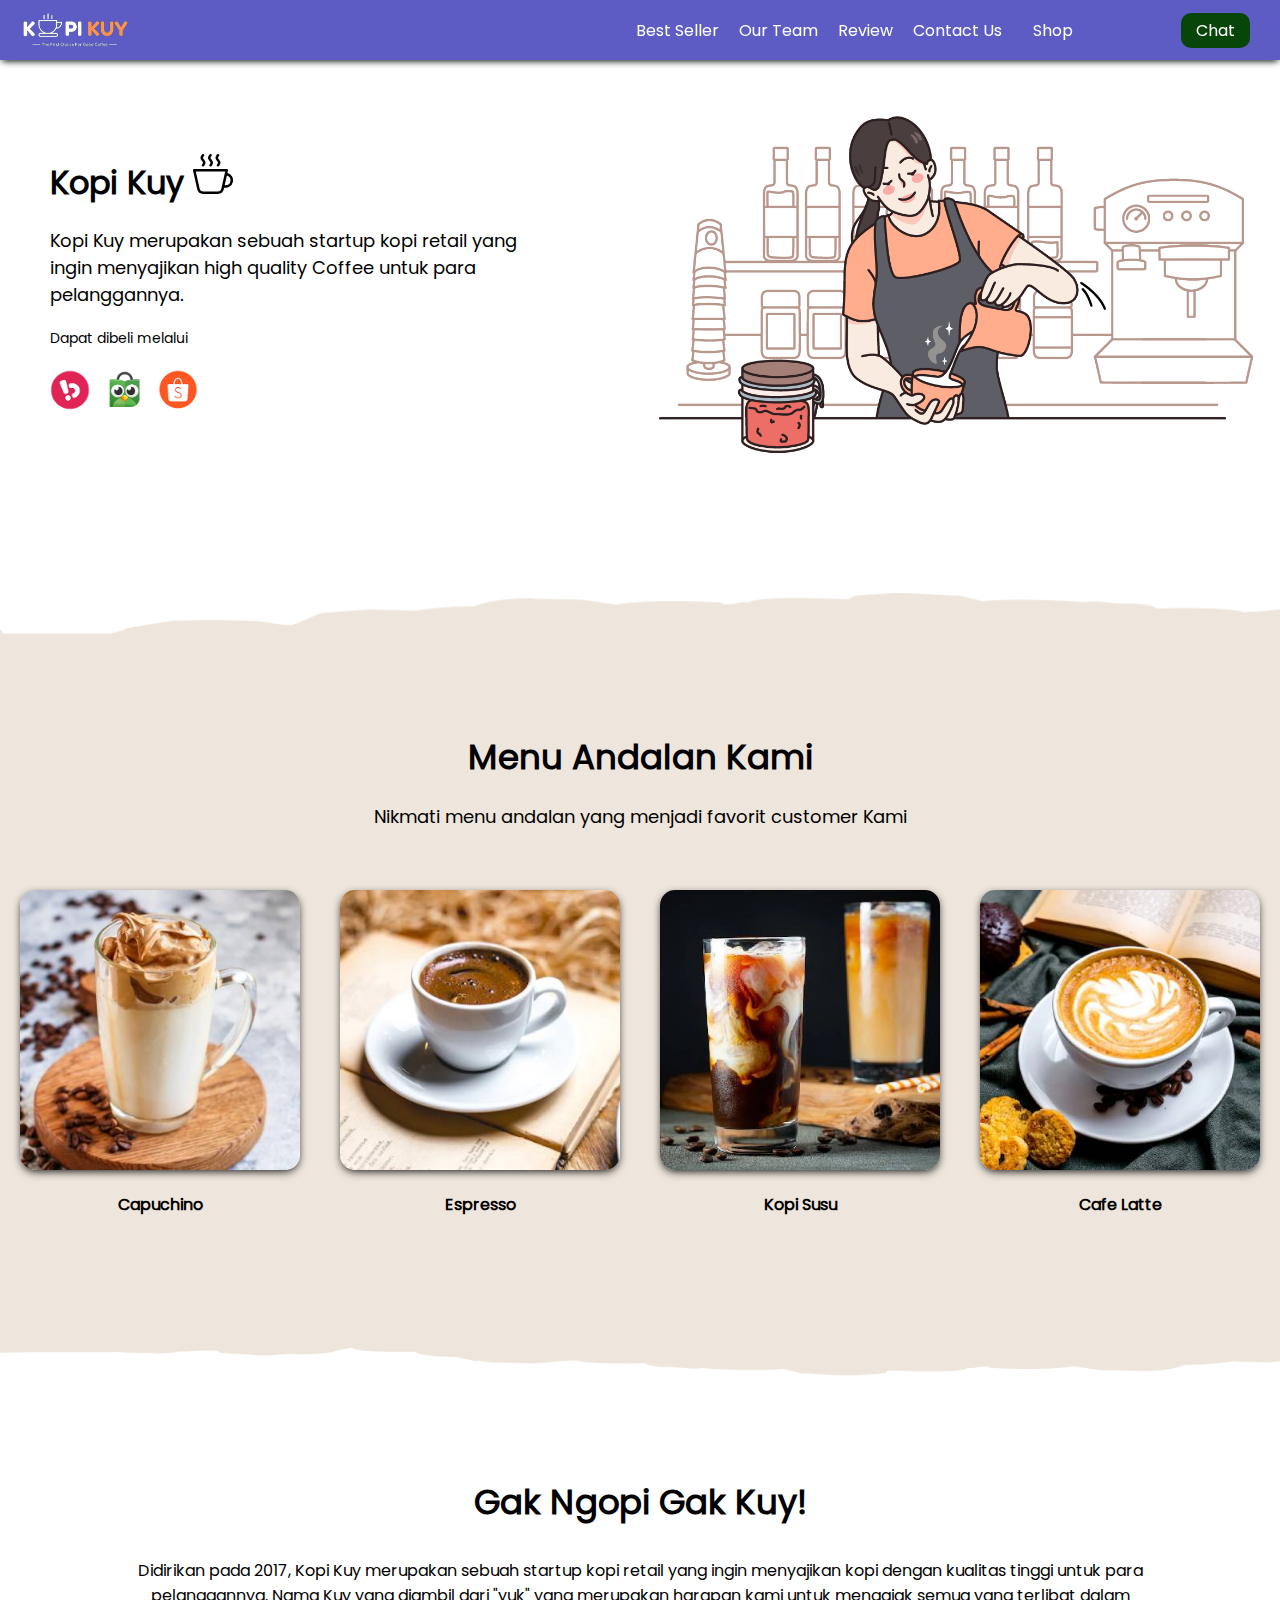
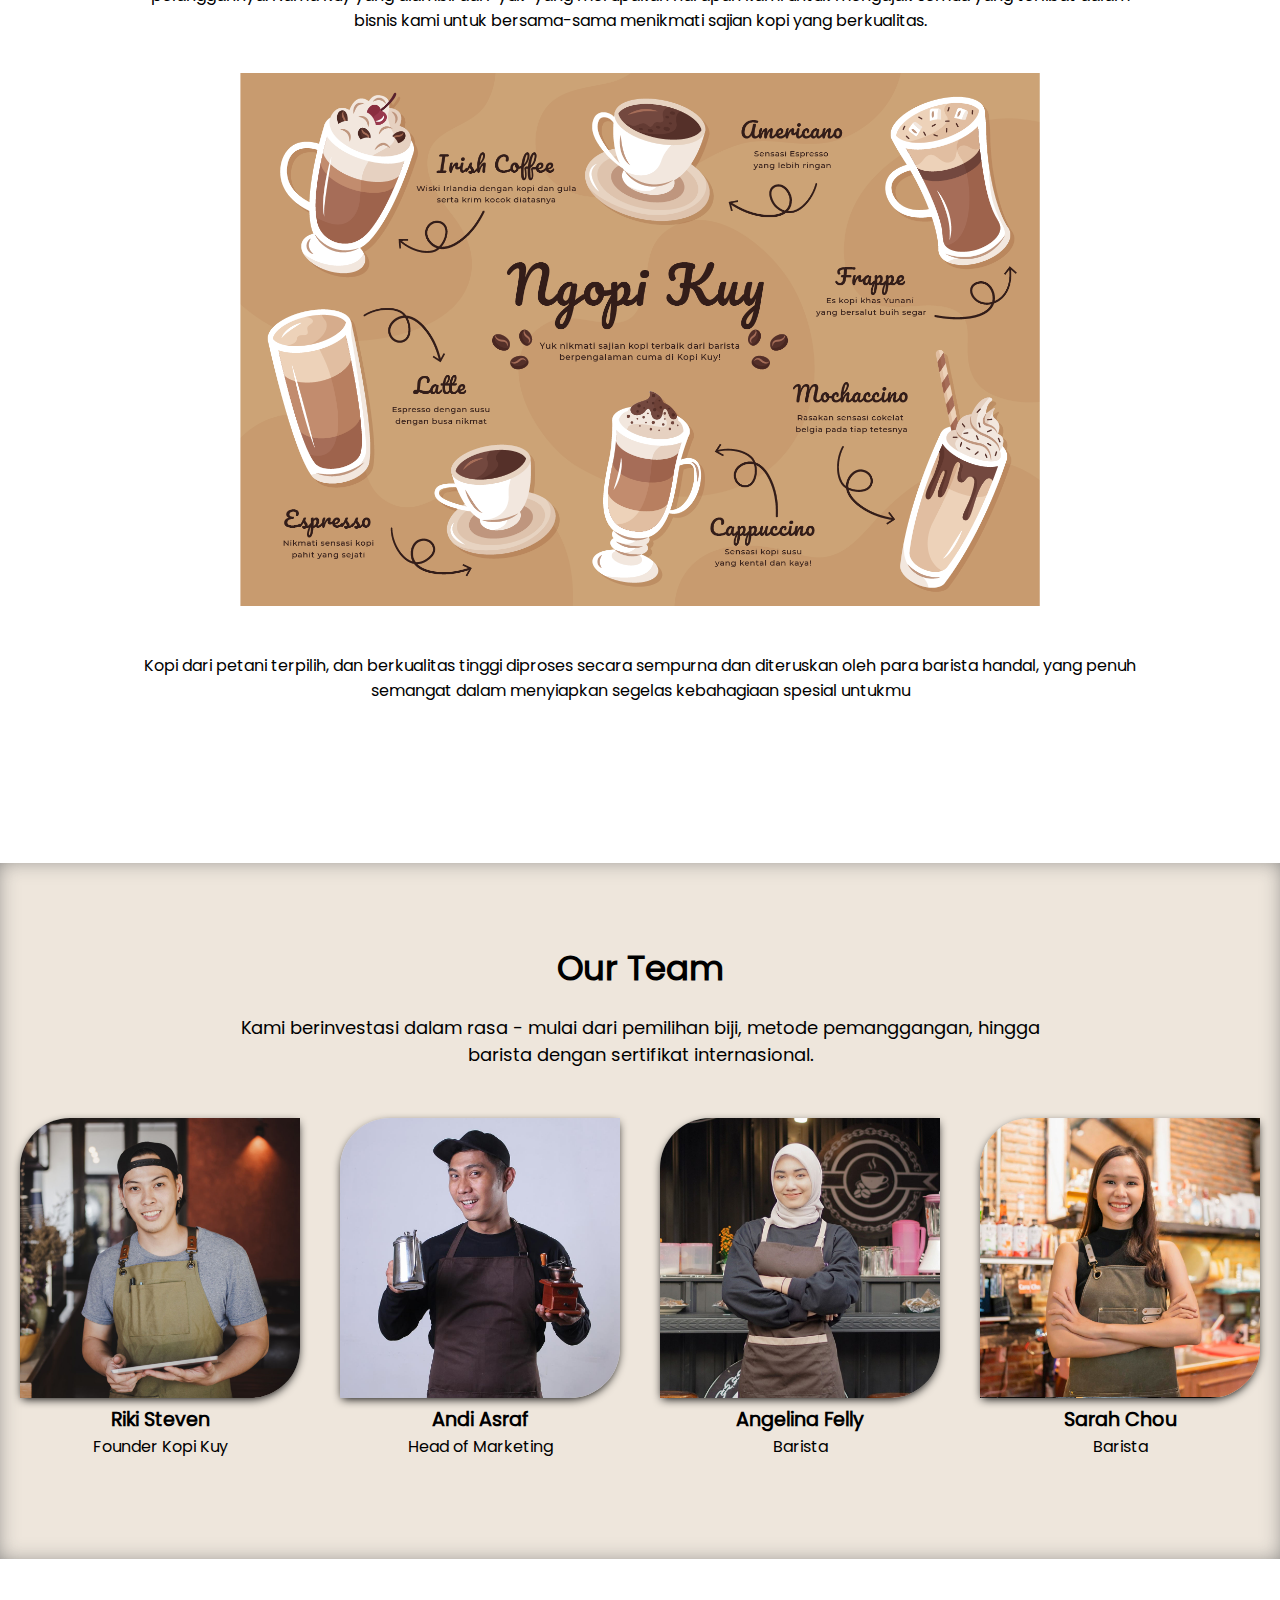
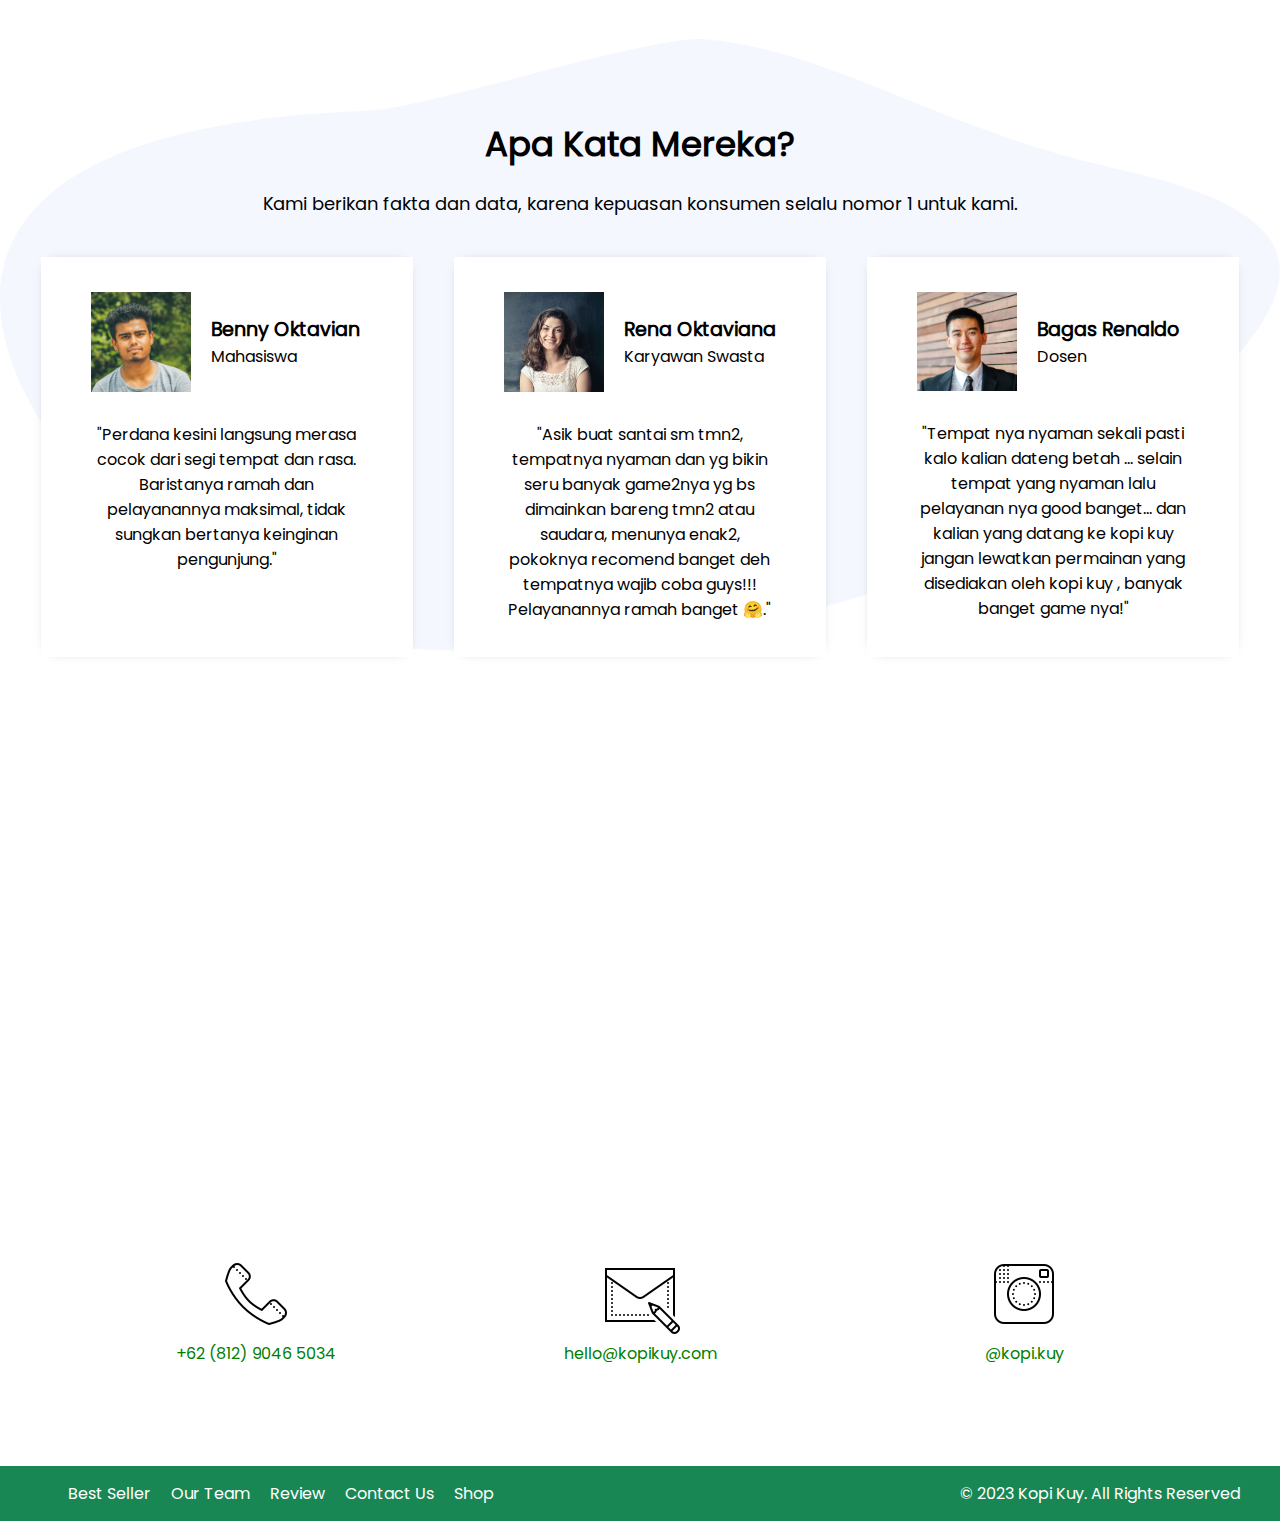
<file: index.html>
<!DOCTYPE html>
<html lang="id">

<head>
    <meta charset="UTF-8">
    <meta http-equiv="X-UA-Compatible" content="IE=edge">
    <meta name="viewport" content="width=device-width, initial-scale=1.0">
    <link rel="shortcut icon" href="images/favicon.ico" type="image/x-icon">
    <title>Website Kopi Kuy</title>
    <link rel="stylesheet" href="css/style.css">
</head>

<body>
    <nav>
        <div class="baris">
            <img class="logo" src="images/logo/logo_kuy.png">
            <div class="navigasi">
                <a href="#best-seller">Best Seller</a>
                <a href="#our-team">Our Team</a>
                <a href="#review">Review</a>
                <a href="#contact-us">Contact Us</a>
            </div>
            <a class="shop" href="produk.html">Shop</a>
            <a class="chat" href="https://wa.me/6289601526100" target="_blank">Chat</a>
        </div>
    </nav>

    <header>
        <div class="baris">
            <div class="col-kiri">
                <h1 class="judul-header">Kopi Kuy <img src="images/icon/icon_kopi.svg"></h1>

                <p class="subjudul-header">Kopi Kuy merupakan sebuah startup kopi retail yang ingin menyajikan high
                    quality Coffee untuk para pelanggannya.</p>
                <p class="dapat-dibeli">Dapat dibeli melalui</p>

                <div class="olshop">
                    <img src="images/logo/logo_bukalapak.png" alt="">
                    <img src="images/logo/logo_tokopedia.png" alt="">
                    <img src="images/logo/logo_shopee.png" alt="">
                </div>
            </div>

            <img class="col-kanan" src="images/header/header1.png">
        </div>
    </header>

    <section id="best-seller" class="best-seller">
        <h2 class="judul-best-seller">Menu Andalan Kami</h2>
        <p class="subjudul-best-seller">Nikmati menu andalan yang menjadi favorit customer Kami</p>

        <div class="baris">
            <div class="col-produk">
                <img src="images/produk/product_capuchino.jpg" alt="">
                <p class="nama-produk">Capuchino</p>
            </div>
            <div class="col-produk">
                <img src="images/produk/product_espresso.jpg" alt="">
                <p class="nama-produk">Espresso</p>
            </div>
            <div class="col-produk">
                <img src="images/produk/product_kopi_susu.jpg" alt="">
                <p class="nama-produk">Kopi Susu</p>
            </div>
            <div class="col-produk">
                <img src="images/produk/product_latte.jpg" alt="">
                <p class="nama-produk">Cafe Latte</p>
            </div>
        </div>
    </section>

    <section id="about-us" class="about-us">
        <h2 class="judul-about-us">Gak Ngopi Gak Kuy!</h2>
        <p class="tentang-about-us">
            Didirikan pada 2017, Kopi Kuy merupakan sebuah startup kopi retail yang ingin menyajikan kopi
            dengan kualitas tinggi
            untuk para pelanggannya. Nama Kuy yang diambil dari "yuk" yang merupakan harapan kami untuk
            mengajak semua yang terlibat dalam bisnis kami untuk bersama-sama menikmati sajian kopi yang
            berkualitas.
        </p>
        <img src="images/aset_kopi_jumbo.png">
        <p class="penjelasan-about-us">
            Kopi dari petani terpilih, dan berkualitas tinggi diproses secara sempurna dan diteruskan
            oleh para barista handal,
            yang penuh semangat dalam menyiapkan segelas kebahagiaan spesial untukmu
        </p>
    </section>

    <section class="our-team" id="our-team">
        <h2 class="judul-team">Our Team</h2>
        <p class="subjudul-team">Kami berinvestasi dalam rasa - mulai dari pemilihan biji, metode pemanggangan,
            hingga barista dengan sertifikat internasional. </p>

        <div class="baris">
            <div class="col-team">
                <img src="images/team/team1.jpg">
                <h3>Riki Steven</h3>
                <p>Founder Kopi Kuy</p>
            </div>
            <div class="col-team">
                <img src="images/team/team2.jpg">
                <h3>Andi Asraf</h3>
                <p>Head of Marketing</p>
            </div>

            <div class="col-team">
                <img src="images/team/team3.jpg">
                <h3>Angelina Felly</h3>
                <p>Barista</p>
            </div>

            <div class="col-team">
                <img src="images/team/team4.jpg">
                <h3>Sarah Chou</h3>
                <p>Barista</p>
            </div>
        </div>
    </section>

    <section id="review" class="review">
        <h2 class="judul-review">Apa Kata Mereka?</h2>

        <p class="subjudul-review">Kami berikan fakta dan data, karena kepuasan konsumen selalu nomor 1 untuk kami.</p>

        <div class="baris">
            <div class="col-review">
                <div class="profile">
                    <img src="images/customer/customer1.jpg">
                    <div class="nama-profile">
                        <h3>Benny Oktavian</h3>
                        <p>Mahasiswa</p>
                    </div>
                </div>
                <p class="testimoni">"Perdana kesini langsung merasa cocok dari segi tempat dan rasa. Baristanya ramah
                    dan pelayanannya maksimal, tidak sungkan bertanya keinginan pengunjung."</p>
            </div>
            <div class="col-review">
                <div class="profile">
                    <img src="images/customer/customer2.jpg">
                    <div class="nama-profile">
                        <h3>Rena Oktaviana</h3>
                        <p>Karyawan Swasta</p>
                    </div>
                </div>
                <p class="testimoni">"Asik buat santai sm tmn2, tempatnya nyaman dan yg bikin seru banyak game2nya yg bs
                    dimainkan bareng tmn2 atau saudara, menunya enak2, pokoknya recomend banget deh
                    tempatnya wajib coba guys!!! Pelayanannya ramah banget 🤗."</p>
            </div>
            <div class="col-review">
                <div class="profile">
                    <img src="images/customer/customer3.jpg">
                    <div class="nama-profile">
                        <h3>Bagas Renaldo</h3>
                        <p>Dosen</p>
                    </div>
                </div>
                <p class="testimoni">"Tempat nya nyaman sekali pasti kalo kalian dateng betah ... selain tempat yang
                    nyaman lalu pelayanan nya good banget... dan kalian yang datang ke kopi kuy jangan
                    lewatkan permainan yang disediakan oleh kopi kuy , banyak banget game nya!"</p>
            </div>
        </div>
    </section>

    <section class="contact-us" id="contact-us">
        <iframe
            src="https://www.google.com/maps/embed?pb=!1m14!1m8!1m3!1d7932.741866032694!2d106.668581!3d-6.214715!3m2!1i1024!2i768!4f13.1!3m3!1m2!1s0x2e69f9912c7f297b%3A0xe5a3a671dae861ab!2sKopi%20kuy!5e0!3m2!1sid!2sid!4v1680617229460!5m2!1sid!2sid"
            width="100%" height="300" style="border:0;" allowfullscreen="" loading="lazy"
            referrerpolicy="no-referrer-when-downgrade"></iframe>
        <div class="baris">
            <div class="col-kontak">
                <img src="images/icon/icon_phone.png">
                <p>+62 (812) 9046 5034</p>
            </div>
            <div class="col-kontak">
                <img src="images/icon/icon_mail.png">
                <p>hello@kopikuy.com</p>
            </div>
            <div class="col-kontak">
                <img src="images/icon/icon_instagram.png">
                <a href="https://instagram.com" role="button">
                    <p>@kopi.kuy</p>
                </a>
            </div>
        </div>
    </section>

    <footer>
        <div class="baris">
            <div class="navigasi">
                <a href="#best-seller">Best Seller</a>
                <a href="#our-team">Our Team</a>
                <a href="#review">Review</a>
                <a href="#contact-us">Contact Us</a>
                <a href="produk.html">Shop</a>
            </div>
            <p class="copyright">© 2023 Kopi Kuy. All Rights Reserved</p>
        </div>
    </footer>



</body>

</html>
</file>
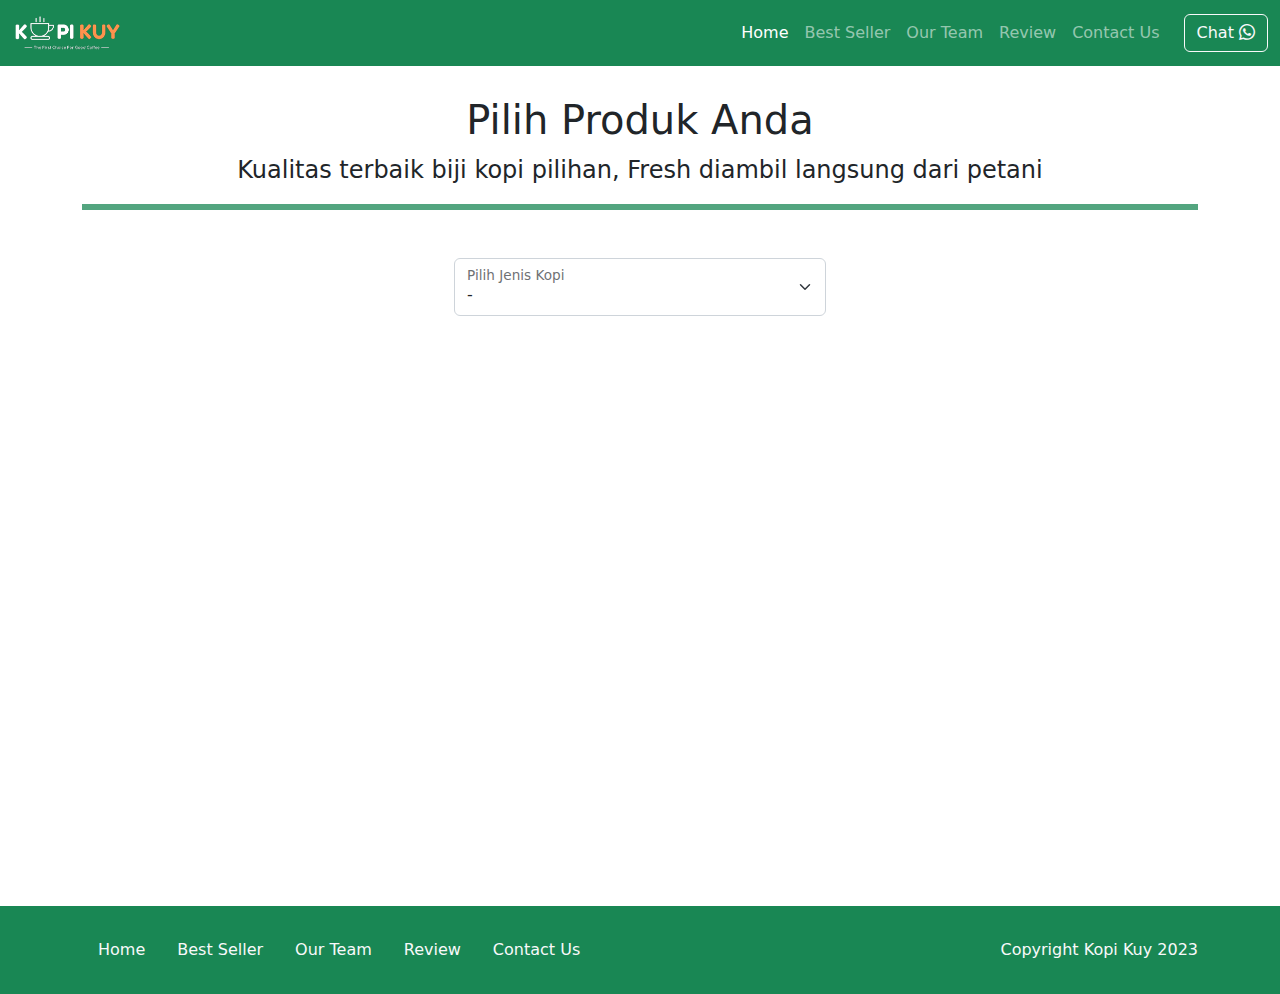
<file: produk.html>
<!DOCTYPE html>
<html lang="id">

<head>
    <meta charset="UTF-8">
    <meta http-equiv="X-UA-Compatible" content="IE=edge">
    <meta name="viewport" content="width=device-width, initial-scale=1.0">
    <link rel="shortcut icon" href="images/favicon/favicon.ico" type="image/x-icon">
    <title>Produk</title>
    <link rel="shortcut icon" href="images/favicon.ico" type="image/x-icon">
    <link rel="stylesheet" href="vendor/bootstrap/bootstrap.min.css">
    <link rel="stylesheet" href="vendor/bootstrap/bootstrap-icons.css">
    <script src="vendor/bootstrap/bootstrap.bundle.min.js"></script>
    <style>
        section {
            min-height: 90vh;
        }
    </style>
    <script src="js/jquery-3.6.3.min.js"></script>
</head>

<body>
    <nav class="navbar navbar-expand-lg bg-success navbar-dark w-100 fixed-top">
        <div class="container-fluid">
            <a class="navbar-brand" href="#">
                <img class="logo" src="images/logo/logo_kuy.png" height="40">
            </a>
            <button class="navbar-toggler" type="button" data-bs-toggle="collapse"
                data-bs-target="#navbarSupportedContent" aria-controls="navbarSupportedContent" aria-expanded="false"
                aria-label="Toggle navigation">
                <span class="navbar-toggler-icon"></span>
            </button>
            <div class="collapse navbar-collapse" id="navbarSupportedContent">
                <ul class="navbar-nav ms-auto me-3 mb-2 mb-lg-0">
                    <li class="nav-item">
                        <a class="nav-link active" aria-current="page" href="index.html">Home</a>
                    </li>
                    <li class="nav-item">
                        <a class="nav-link" href="index.html#best-seller">Best Seller</a>
                    </li>
                    <li class="nav-item">
                        <a class="nav-link" href="index.html#our-team">Our Team</a>
                    </li>
                    <li class="nav-item">
                        <a class="nav-link" href="index.html#review">Review</a>
                    </li>
                    <li class="nav-item">
                        <a class="nav-link" href="index.html#contact-us">Contact Us</a>
                    </li>
                </ul>
                <a class="btn btn-outline-light" href="https://wa.me/6281290465034" target="_blank">Chat <i
                        class="bi bi-whatsapp"></i></a>

            </div>
        </div>
    </nav>

    <section class="produk text-center my-5 py-5">
        <div class="container">
            <h1>Pilih Produk Anda</h1>
            <p class="fs-4">Kualitas terbaik biji kopi pilihan, Fresh diambil langsung dari petani</p>
            <hr class="border border-success border-3 opacity-75">

            <div class="form-floating col-md-4 mx-auto my-5">

                <select class="form-select" id="select_kopi">
                    <option selected disabled>-</option>
                    <option value="arabica">Arabica</option>
                    <option value="robusta">Robusta</option>
                </select>

                <label for="select_kopi">Pilih Jenis Kopi</label>

            </div>

            <div id="baris_produk" class="row row-cols-1 row-cols-md-2 row-cols-lg-4 ">

            </div>
        </div>
    </section>

    <footer class="bg-success py-4">
        <div class="container">
            <div class="row align-items-center">
                <div class="col-md-8">
                    <ul class="nav">
                        <li class="nav-item">
                            <a class="nav-link link-light active" aria-current="page" href="index.html">Home</a>
                        </li>
                        <li class="nav-item">
                            <a class="nav-link link-light" href="index.html#best-seller">Best Seller</a>
                        </li>
                        <li class="nav-item">
                            <a class="nav-link link-light" href="index.html#our-team">Our Team</a>
                        </li>
                        <li class="nav-item">
                            <a class="nav-link link-light" href="index.html#review">Review</a>
                        </li>
                        <li class="nav-item">
                            <a class="nav-link link-light" href="index.html#contact-us">Contact Us</a>
                        </li>
                    </ul>
                </div>
                <div class="col-md-4 text-light text-end">
                    Copyright Kopi Kuy 2023
                </div>
            </div>
        </div>
    </footer>

    <script>
        var sumber = "https://rikikurnia.com/prakerja/api/kopi"
        var sumber2 = "data.json"

        select_kopi.onchange = function () {
            var dipilih = this.value

            var template = ""

            $.get(sumber).then(function (data) {

                var data_kopi = data[dipilih]

                data_kopi.forEach(item => {
                    template += `<div class="col mb-4">
                            <div class="card">
                                <img src="${item.foto}" class="card-img-top" alt="...">
                                <div class="card-body">
                                    <h5 class="card-title">${item.nama}</h5>
                                    <div class="row my-4">
                                        <div class="col">
                                            ${item.size}
                                        </div>
                                        <div class="col">
                                            ${item.harga}
                                        </div>
                                    </div>
                                    <a href="${item.link}" class="btn btn-success w-100"><i class="bi bi-cart4"></i> Beli</a>
                                </div>
                            </div>
                        </div>`
                });
                document.querySelector("#baris_produk").innerHTML = template
            })
        }

    </script>
</body>

</html>
</file>
<file: css/style.css>
/* Pengaturan Global */

/* Mendaftarkan font ke dalam CSS, dan memberi nama family */
@font-face {
   font-family: 'Poppins';
   src: url(../fonts/poppins.woff2);
}

* {
   box-sizing: border-box;
   margin: 0;
   padding: 0;
}

html {
   /* agar scroll ketika klik pada navigasi menjadi halus */
   scroll-behavior: smooth;
}

body {
   /* mendaftarkan semua teks pada body menjadi family Poppins */
   font-family: 'Poppins';
}

a {
   /* menghilangkan garis bawah pada link */
   text-decoration: none;

   /* menghilangkan warna bawaan pada link */
   color: unset;
}

h2 {
   /* mengatur ukuran huruf ke 34 pixel */
   font-size: 34px;
}

h3 {
   /* mengatur ukuran huruf ke 1.2rem */
   font-size: 1.2rem;
}

h1,
h2,
h3 {
   /* mengatur tebal huruf */
   font-weight: bold;
}

img {
   /* 
      mengatur agar semua elemen img memiliki panjang maksimal 100% agar
      tidak besar gambar tidak melebihi layar ataupun pembungkus
   */
   max-width: 100%;
}

/* Navigasi */

nav {
   /* background-color mengatur warna latar belakang */
   background-color: red;

   /* penulisan 2 background-color seperti ini akan mengabaikan penulisan sebelumnya */
   background-color: #5d5bc4;

   /* box-shadow membuat efek bayangan */
   box-shadow: 0 3px 7px -2px #000;

   /* width mengatur panjang elemen */
   width: 100%;
   padding-top: 10px;
   padding-bottom: 10px;

   /* position mengatur posisi elemen, static untuk biasa, fixed untuk efek menempel */
   position: fixed;

   /* Nilai z-index semakin besar, maka elemen akan semakin di depan */
   z-index: 500;
}

/* 
   PERHATIKAN bahwa dalam mengatur elemen, nama elemen langsung ditulis
   sedangkan untuk mengatur class, dibutuhkan tanda titik (.) terlebih dulu
   img {} berarti elemen dengan tag img, 
   sedangkan .img artinya elemen dengan kelas img   
*/

.baris {
   /* 
      display: flex memiliki pengaturan yang dapat mengatur agar elemen
      di dalamnya memiliki ukuran yang fleksibel
   */
   display: flex;

   /* 
      align-items: center mengatur elemen di dalamnya rata tengah vertikal
   */
   align-items: center;

   /* 
      justify-content: center mengatur elemen di dalamnya rata tengah horizontal
   */
   justify-content: center;

   /* 
      flex-wrap: wrap mengatur agar jika panjang elemen berlebih, maka elemen
      akan otomatis diletakan di baris baru
   */
   flex-wrap: wrap;
}

section {
   /* text-align mengatur rata tulisan, bisa bernilai: left, right, center, justify */
   text-align: center;
}

.logo {
   /* height mengatur tinggi elemen */
   height: 40px;
   margin-left: 20px;
}

.navigasi {
   margin-left: auto;
   margin-right: 15px;
}

.navigasi a,
.shop {
   color: #fff;
   padding-left: 8px;
   padding-right: 8px;
}

.shop {
   margin-right: 100px;
}

.chat {
   margin-right: 30px;
   background-color: rgb(8, 69, 8);
   color: #fff;
   padding-top: 5px;
   padding-right: 15px;
   padding-bottom: 5px;
   padding-left: 15px;
   border-radius: 10px;
}


/* HEADER */


header,
section {
   /*
    padding mengatur jarak ke dalam
    pada padding dan margin ditambahkan top / right / bottom / top 
    untuk mengatur jarak masing-masing 
   */
   padding-top: 80px;
   padding-bottom: 80px;

   /* margin mengatur jarak ke luar */
   margin-bottom: 80px;
}

/* penulisan CSS dapat digabung dengan beberapa elemen */
.col-kiri,
.col-kanan {
   /* width mengatur panjang elemen. 50% artinya setengah ukuran pembungkus */
   width: 50%;
}

.col-kiri {
   padding-left: 50px;
   padding-right: 120px;
}

.judul-header {
   margin-bottom: 20px;
}

.subjudul-header {
   /* font-size digunakan untuk mengatur ukuran huruf */
   font-size: 18px;
}

.dapat-dibeli {
   margin-top: 20px;
   margin-bottom: 20px;
   font-size: 14px;
}

.olshop img {
   width: 40px;

   /* height digunakan untuk mengatur tinggi elemen */
   height: auto;
   margin-right: 10px;
}

/* Best Seller */

.best-seller {
   position: relative;

   /* background-color mengatur warna latar belakang elemen */
   background-color: #EEE6DC;
}

/* 
terkait position, after, dan before memerlukan pemahaman mendalam
terkait layout pada CSS untuk dapat memahami secara penuh 
*/

.best-seller::before,
.best-seller::after {
   position: absolute;
   content: "";
   width: 100%;
   height: 76px;

   /* background-image untuk menambahkan gambar sebagai background */
   background-image: url(../images/garis-atas.png);

   /*background-size agar gambar latar menyesuaikan tinggi / panjang elemen */
   background-size: cover;

   top: -60px;
   left: 0;
}

.best-seller::after {
   height: 60px;
   background-image: url(../images/garis-bawah.png);
   top: unset;
   bottom: -60px;
}

.judul-best-seller {
   margin-bottom: 20px;
}

.subjudul-best-seller {
   font-size: 18px;
   margin-bottom: 40px;
}

.col-produk {
   /* 
      Penulisan padding dan margin seperti padding:20px ini penulisan singkat 
      yang berarti top, right, bottom, left nilainya sama, yaitu 20px 
   */
   padding: 20px;
   width: 25%;
}

.col-produk img {
   /* transition membuat animasi transisi dari perubahan style, 0.3s berarti 0.3 detik */
   transition: all 0.3s ease;

   /* border-radius  Membuat sudut membulat */
   border-radius: 15px;

   /* box-shadow membuat efek bayangan */
   box-shadow: 0 3px 10px -2px #000;
}

/* :hover akan dijalankan saat mouse ada di atas elemen */
.col-produk img:hover {

   /* membuat transformasi, bisa berupa scale(1.05), rotate(180deg), translateY(-50px), dsb */
   transform: scale(0.9);
   border-radius: 50%;
}

.nama-produk {
   margin-top: 15px;
   font-weight: bold;
}

/* About US */

.about-us {
   /* max-width: 80%; mengatur panjang maksimal elemen tidak boleh melebihi 80% layar */
   max-width: 80%;

   /* margin-left dan margin-right auto akan membuat posisi elemen berada di tengah */
   margin-left: auto;
   margin-right: auto;
}

.judul-about-us {
   margin-bottom: 30px;
}

/* 
   penulisan .about-us img {} berarti mengatur elemen img 
   yang ada di dalam elemen dengan kelas about-us 
   harap perhatikan .about-us dan image dipisahkan spasi
   penulisan class diawali titik (.) penulisan elemen tidak
*/
.about-us img {
   /* 
      Penulisan width: 800px dan max-width: 100% mengatur agar
      elemen memiliki panjang 800px namun tidak boleh melebihi 100% ukuran layar
   */
   width: 800px;
   max-width: 100%;
}

.tentang-about-us {
   margin-bottom: 40px;
}

.penjelasan-about-us {
   margin-top: 40px;
}

/* OUR TEAM */

.our-team {
   background-color: #EEE6DC;
   box-shadow: inset 0px 0px 23px -6px #707070;
}

.judul-team {
   margin-bottom: 20px;
}

.subjudul-team {
   margin-bottom: 30px;
   font-size: 18px;
   width: 800px;
   max-width: 90%;
   margin-left: auto;
   margin-right: auto;
}

.col-team {
   width: 25%;
   padding: 20px;
}

.col-team img {
   box-shadow: 0 3px 10px -2px #000;
   border-radius: 50px 0px 50px 0px;
}


/* REVIEW */

.review {
   background-image: url(../images/bg-review.svg);
   /* 
      background-size: contain;
      membuat gambar latar belakang tidak terpotong
   */
   background-size: contain;

   /* 
      background-repeat: no-repeat;
      membuat gambar latar belakang tidak diulang (duplikat)
   */
   background-repeat: no-repeat;
   padding-left: 20px;
   padding-right: 20px;
}

.judul-review {
   margin-bottom: 20px;
}

.subjudul-review {
   margin-bottom: 40px;
   font-size: 18px;
}

.review .baris {
   justify-content: space-around;
   /* align-items: stretch; membuat tinggi elemen di dalam .review .baris seragam */
   align-items: stretch;
}

.col-review {
   width: 30%;
   padding: 35px 50px;
   box-shadow: 0px 0px 12px -10px #000;
   background-color: #fff;
}

.profile {
   display: flex;
   margin-bottom: 30px;
   align-items: center;
}

/* mengatur elemen img yang ada di dalam class(.) profile */
.profile img {
   width: 100px;
   margin-right: 20px;
}

.profile .nama-profile {
   text-align: left;
}

/* CONTACT US */
.contact-us {
   margin-bottom: 20px;
}

.col-kontak {
   width: 30%;
   margin-top: 50px;
   /* color mengatur warna tulisan */
   color: green;
}

/* FOOTER */

footer {
   background-color: #198754;
   padding-top: 15px;
   padding-bottom: 15px;
   color: #fff;
   padding-right: 40px;
   padding-left: 40px;
}

footer .navigasi {
   margin-left: 20px;
   margin-right: auto;
}

/* UNTUK RESPONSIF DI BAWAH */
</file>
